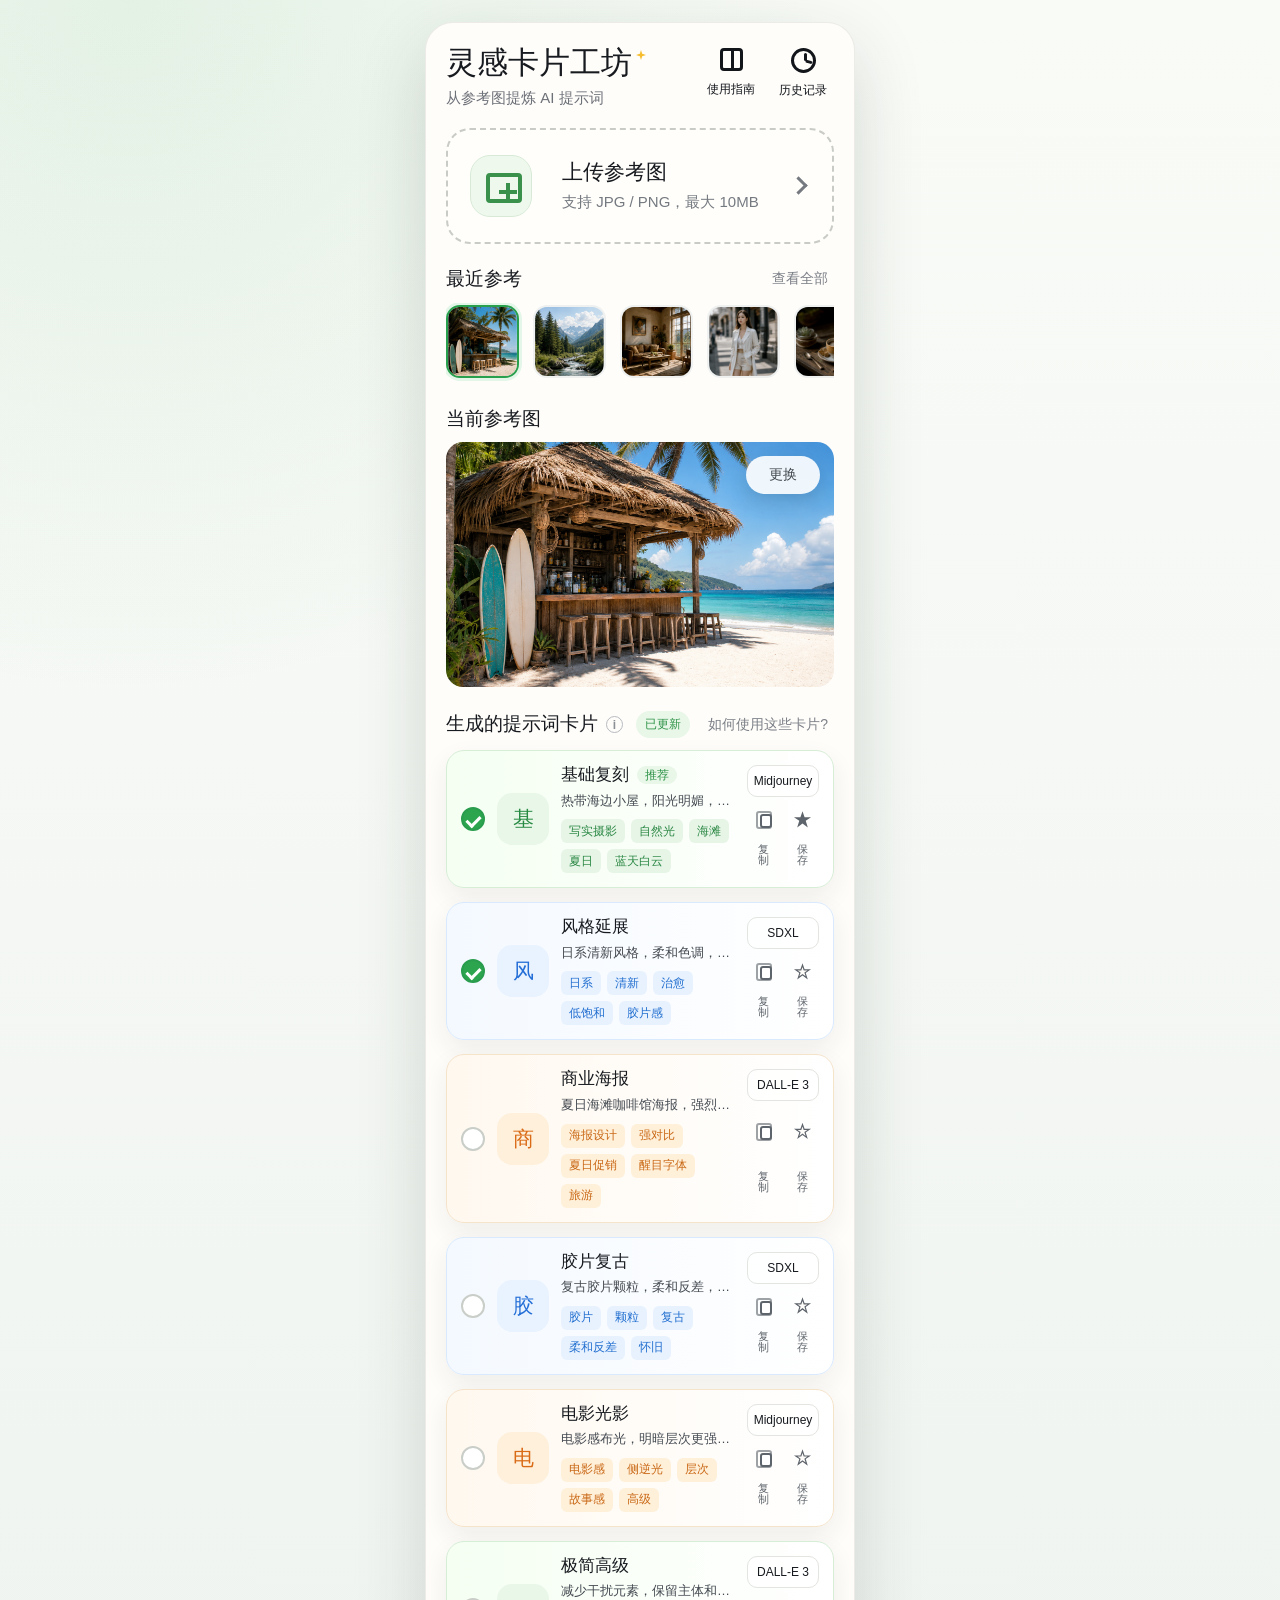
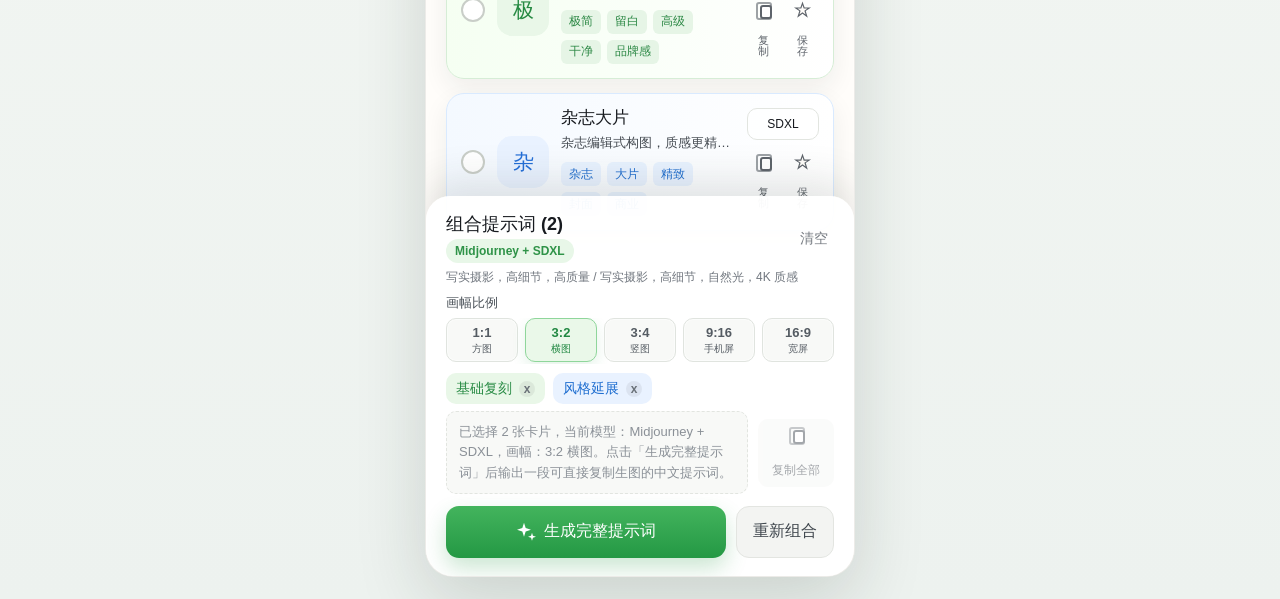
<file: index.html>
<!doctype html>
<html lang="en">
  <head>
    <meta charset="UTF-8" />
    <meta name="viewport" content="width=device-width, initial-scale=1.0" />
    <title>灵感卡片工坊</title>
    <script type="module" crossorigin src="./assets/index-DZ1Tg1NJ.js"></script>
    <link rel="stylesheet" crossorigin href="./assets/index-BZkki-k-.css">
  </head>
  <body>
    <div id="root"></div>
  </body>
</html>
</file>
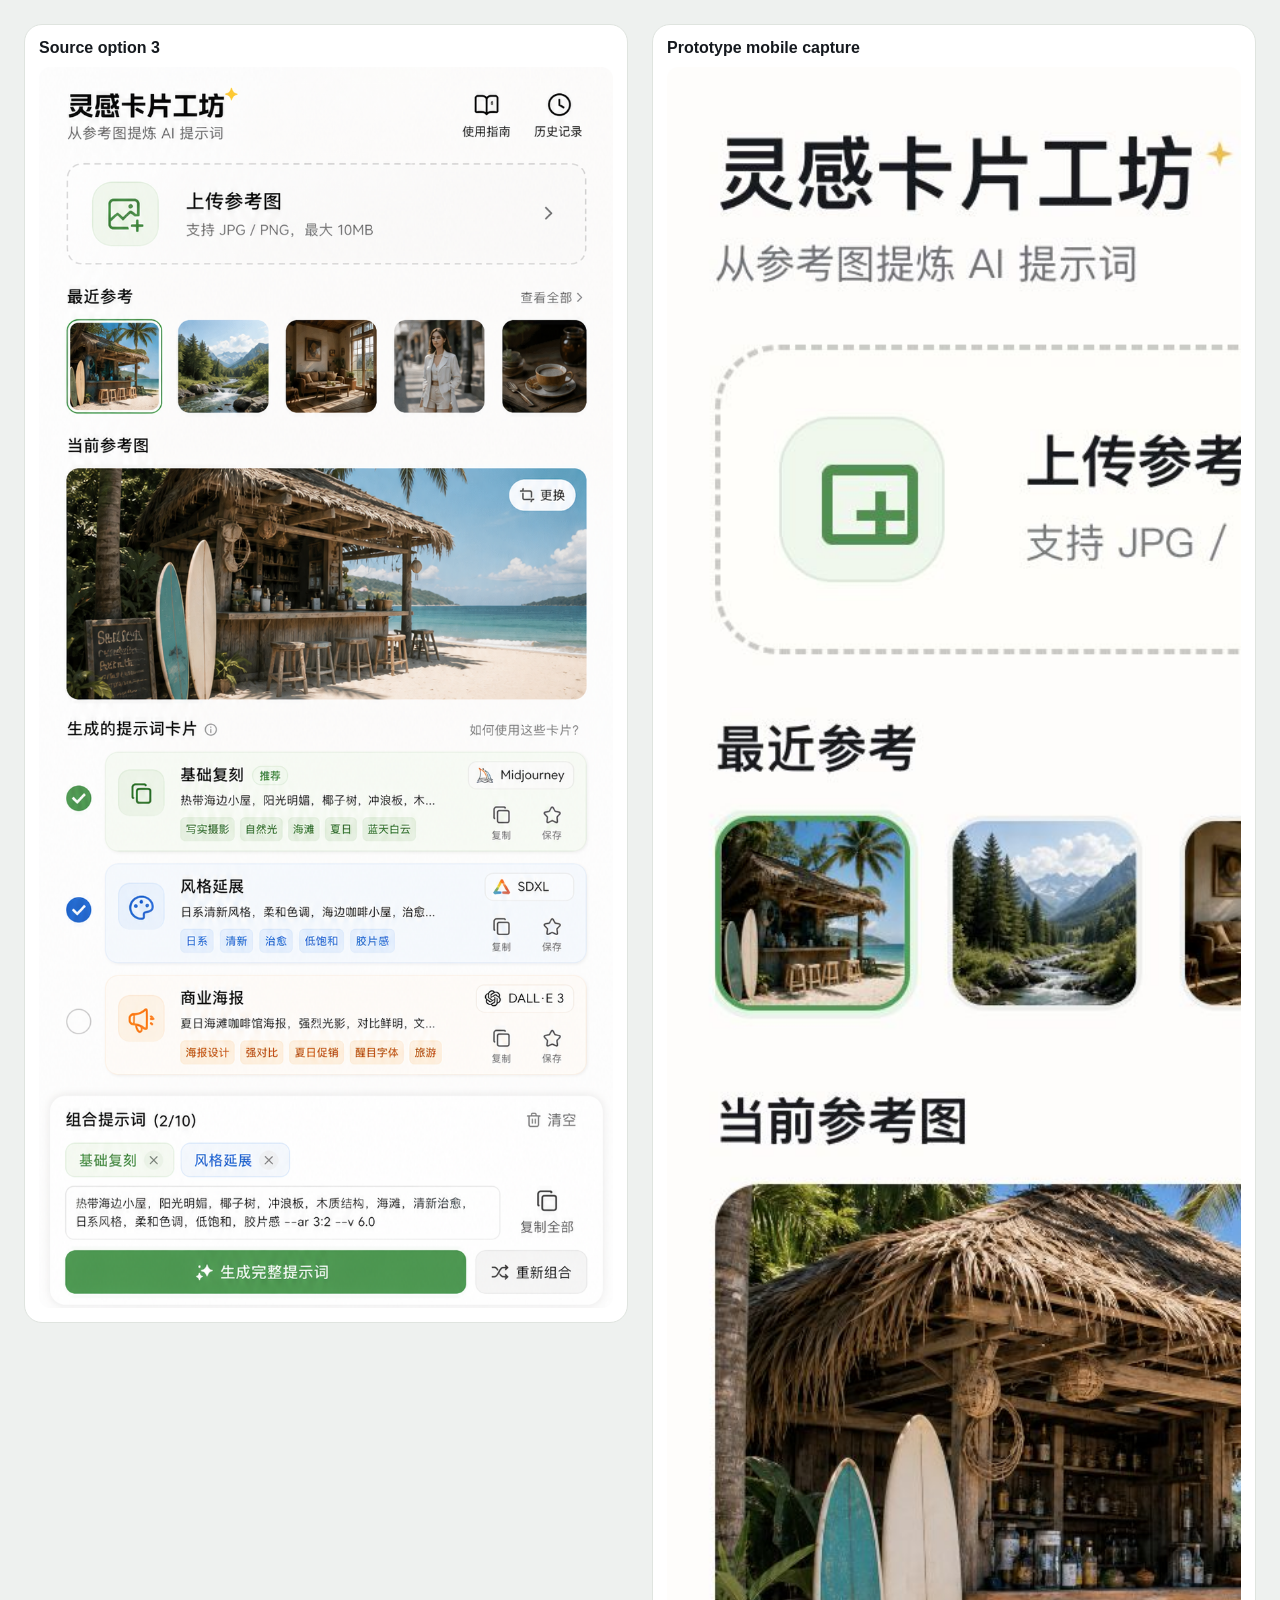
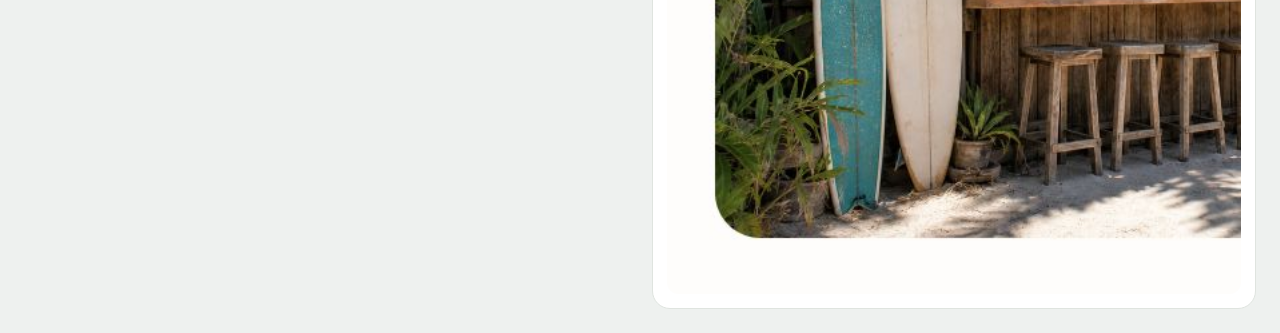
<file: qa/compare.html>
<!doctype html>
<html lang="zh-CN">
  <head>
    <meta charset="utf-8" />
    <meta name="viewport" content="width=device-width, initial-scale=1" />
    <title>Design QA Comparison</title>
    <style>
      :root {
        font-family: Inter, "PingFang SC", Arial, sans-serif;
        background: #eef1ef;
        color: #15191e;
      }

      body {
        margin: 0;
        padding: 24px;
      }

      main {
        display: grid;
        grid-template-columns: repeat(2, minmax(0, 1fr));
        gap: 24px;
        align-items: start;
      }

      figure {
        margin: 0;
        padding: 14px;
        background: #fff;
        border: 1px solid #dfe4df;
        border-radius: 18px;
      }

      figcaption {
        margin-bottom: 10px;
        font-size: 16px;
        font-weight: 800;
      }

      img {
        display: block;
        width: 100%;
        height: auto;
        border-radius: 12px;
      }
    </style>
  </head>
  <body>
    <main>
      <figure>
        <figcaption>Source option 3</figcaption>
        <img src="/assets/source-option-3.png" alt="Source option 3" />
      </figure>
      <figure>
        <figcaption>Prototype mobile capture</figcaption>
        <img src="/assets/prototype-mobile.png" alt="Prototype mobile capture" />
      </figure>
    </main>
  </body>
</html>
</file>
<file: assets/index-BZkki-k-.css>
:root{font-family:Inter,SF Pro Display,PingFang SC,Microsoft YaHei,Arial,sans-serif;color:#171a1f;background:#eef2ef;font-synthesis:none;text-rendering:optimizeLegibility}*{box-sizing:border-box}body{margin:0;min-width:320px;min-height:100vh;-webkit-font-smoothing:antialiased}button{border:0;color:inherit;font:inherit;cursor:pointer}img{display:block}.app-shell{min-height:100vh;display:flex;justify-content:center;background:radial-gradient(circle at 10% 0%,rgba(82,173,103,.13),transparent 28%),linear-gradient(180deg,#f9fbf7,#edf2ef);padding:22px}.phone-frame{width:min(100%,430px);min-height:920px;position:relative;overflow:hidden;border:1px solid rgba(23,26,31,.08);border-radius:28px;background:#fffdfa;box-shadow:0 24px 70px #162e2029;padding:24px 20px 345px}.topbar{display:flex;align-items:flex-start;justify-content:space-between;gap:18px;margin-bottom:20px}.topbar h1{margin:0;font-size:31px;line-height:1.05;font-weight:860;letter-spacing:0}.topbar h1:after{content:"";display:inline-block;width:10px;height:10px;margin-left:4px;background:#f6bd2f;clip-path:polygon(50% 0,62% 38%,100% 50%,62% 62%,50% 100%,38% 62%,0 50%,38% 38%);transform:translateY(-13px)}.topbar p{margin:8px 0 0;color:#6d7178;font-size:15px;line-height:1.35}.topbar nav{display:flex;gap:10px;flex:0 0 auto}.icon-action{width:62px;min-height:58px;display:grid;justify-items:center;gap:4px;background:transparent;color:#12161b;font-size:12px;line-height:1.15;white-space:nowrap}.icon-action:hover,.icon-action:focus-visible{color:#259245;outline:none}.book-glyph,.clock-glyph,.upload-mark,.glyph,.chevron{display:inline-block;position:relative;flex:0 0 auto}.book-glyph{width:23px;height:23px;border:3px solid currentColor;border-radius:4px}.book-glyph:before{content:"";position:absolute;top:-3px;bottom:-3px;left:8px;border-left:3px solid currentColor}.clock-glyph{width:25px;height:25px;border:3px solid currentColor;border-radius:50%}.clock-glyph:before,.clock-glyph:after{content:"";position:absolute;left:10px;bottom:9px;width:3px;background:currentColor;border-radius:5px;transform-origin:bottom center}.clock-glyph:before{height:8px}.clock-glyph:after{height:7px;transform:rotate(105deg)}.upload-drop{width:100%;min-height:116px;display:grid;grid-template-columns:74px 1fr 18px;align-items:center;gap:18px;padding:20px 22px;border:2px dashed #c8cbc6;border-radius:24px;background:#fffefa;text-align:left}.upload-drop:hover{border-color:#38a354;background:#f9fff7}.upload-mark{width:62px;height:62px;border-radius:20px;background:#eef8ec;border:1px solid #d8ead7}.upload-mark:before{content:"";position:absolute;left:15px;top:17px;width:28px;height:22px;border:4px solid #39914c;border-radius:4px}.upload-mark:after{content:"";position:absolute;right:14px;bottom:15px;width:18px;height:18px;background:linear-gradient(#39914c,#39914c) center / 4px 18px no-repeat,linear-gradient(#39914c,#39914c) center / 18px 4px no-repeat}.upload-drop strong{display:block;font-size:21px;line-height:1.2;font-weight:760}.upload-drop small{display:block;margin-top:8px;color:#757a81;font-size:15px;line-height:1.35}.chevron{width:13px;height:13px;border-top:3px solid #757a81;border-right:3px solid #757a81;transform:rotate(45deg)}.section-heading{display:flex;align-items:center;justify-content:space-between;gap:12px;margin:24px 0 12px}.section-heading h2{margin:0;display:flex;align-items:center;gap:8px;font-size:19px;line-height:1.2;font-weight:800}.section-heading h2 span{display:inline-grid;place-items:center;width:17px;height:17px;border-radius:50%;border:1px solid #b6babf;color:#8b9097;font-size:12px;font-weight:700}.section-heading button{flex:0 0 auto;background:transparent;color:#7a7f86;font-size:14px}.section-heading button:hover{color:#259245}.thumb-row{display:grid;grid-auto-flow:column;grid-auto-columns:73px;gap:14px;overflow-x:auto;padding:2px 0 6px;scrollbar-width:none}.thumb-row::-webkit-scrollbar{display:none}.thumb{width:73px;height:73px;overflow:hidden;padding:0;border-radius:14px;background:#eef1f0;border:2px solid transparent}.thumb.active{border-color:#28a04e;box-shadow:0 0 0 3px #e4f6e8}.thumb img{width:100%;height:100%;object-fit:cover}.image-card{position:relative;height:245px;overflow:hidden;border-radius:17px;background:#edf1ee}.image-card img{width:100%;height:100%;object-fit:cover}.image-card button{position:absolute;top:14px;right:14px;min-width:74px;min-height:38px;border-radius:19px;background:#ffffffe6;color:#444a50;font-size:14px;font-weight:700;box-shadow:0 8px 20px #0000001f}.image-status{position:absolute;left:14px;top:14px;min-height:34px;display:inline-flex;align-items:center;padding:7px 12px;border-radius:999px;background:#121814b8;color:#fff;font-size:13px;font-weight:800;-webkit-backdrop-filter:blur(10px);backdrop-filter:blur(10px)}.analysis-pill{flex:0 0 auto;min-height:26px;display:inline-flex;align-items:center;padding:5px 9px;border-radius:999px;color:#2f9348;background:#e8f7e8;font-size:12px;font-weight:800}.analysis-pill.loading{color:#946315;background:#fff2d9}.analysis-pill.locked{color:#8f5a18;background:#fff0da}.api-notice{display:grid;gap:4px;margin-top:10px;padding:12px;border:1px solid #f0dcc1;border-radius:14px;background:#fff8ef;color:#5e4730}.api-notice strong{font-size:14px;line-height:1.2;font-weight:850}.api-notice span{font-size:12px;line-height:1.55}.card-stack{display:grid;gap:14px}.prompt-card{position:relative;display:grid;grid-template-columns:24px 52px 1fr auto;gap:12px;align-items:center;min-height:116px;padding:14px;border:1px solid #e8ebe7;border-radius:18px;background:#fff;box-shadow:0 10px 26px #232b2612}.prompt-card.selected.green,.prompt-card.green{border-color:#d6edd6;background:linear-gradient(90deg,#f5fff2,#fff)}.prompt-card.selected.blue,.prompt-card.blue{border-color:#d9eaff;background:linear-gradient(90deg,#f4f9ff,#fff)}.prompt-card.selected.orange,.prompt-card.orange{border-color:#f5e3ca;background:linear-gradient(90deg,#fff8ef,#fff)}.select-dot{width:24px;height:24px;padding:0;border:2px solid #c9cec8;border-radius:50%;background:#fff}.prompt-card.selected .select-dot{border-color:#299d4d;background:#2da54f}.select-dot span{display:block;width:9px;height:14px;margin:2px 0 0 6px;border-right:3px solid #fff;border-bottom:3px solid #fff;transform:rotate(45deg);opacity:0}.prompt-card.selected .select-dot span{opacity:1}.card-icon{width:52px;height:52px;display:grid;place-items:center;border-radius:15px;font-size:21px;font-weight:850}.green .card-icon{color:#278a43;background:#e9f7e8}.blue .card-icon{color:#246fd7;background:#e9f2ff}.orange .card-icon{color:#da6b16;background:#fff0dc}.card-content{min-width:0}.card-title-row{display:flex;align-items:center;gap:8px;margin-bottom:6px}.card-title-row h3{margin:0;font-size:17px;line-height:1.15;font-weight:800}.card-title-row strong{padding:2px 8px;border-radius:999px;color:#2f9348;background:#e8f7e8;font-size:12px;line-height:1.2}.card-content p{margin:0;max-width:225px;color:#454b52;font-size:13px;line-height:1.5;white-space:nowrap;overflow:hidden;text-overflow:ellipsis}.tag-row{display:flex;flex-wrap:wrap;gap:6px;margin-top:9px}.tag-row span{min-height:24px;display:inline-flex;align-items:center;padding:3px 8px;border-radius:6px;font-size:12px;line-height:1.2;font-weight:650}.green .tag-row span{color:#2c8845;background:#e6f5e6}.blue .tag-row span{color:#226fcf;background:#e8f2ff}.orange .tag-row span{color:#c96815;background:#fff0da}.card-actions{align-self:stretch;display:grid;grid-template-columns:1fr 1fr;grid-template-rows:32px 1fr;gap:6px;width:72px}.engine-pill{grid-column:1 / -1;display:inline-flex;align-items:center;justify-content:center;min-height:32px;border:1px solid #e2e5e0;border-radius:10px;background:#ffffffc2;font-size:12px;white-space:nowrap}.card-actions button{display:grid;place-items:center;gap:3px;background:transparent;color:#5e646b;font-size:11px;line-height:1}.glyph{width:19px;height:19px;color:currentColor}.copy-glyph:before,.copy-glyph span{content:"";position:absolute;width:12px;height:14px;border:2px solid currentColor;border-radius:3px}.copy-glyph:before{left:2px;top:1px;opacity:.6}.copy-glyph span{right:1px;bottom:1px;background:#fff}.star-glyph{clip-path:polygon(50% 4%,61% 36%,95% 36%,67% 55%,78% 90%,50% 69%,22% 90%,33% 55%,5% 36%,39% 36%);background:currentColor}.star-glyph:after{content:"";position:absolute;top:4px;right:4px;bottom:4px;left:4px;clip-path:inherit;background:#fffdfa}.star-glyph.filled:after{display:none}.spark-glyph{width:20px;height:20px}.spark-glyph:before,.spark-glyph span{content:"";position:absolute;background:currentColor;clip-path:polygon(50% 0,62% 38%,100% 50%,62% 62%,50% 100%,38% 62%,0 50%,38% 38%)}.spark-glyph:before{top:1px;right:5px;bottom:5px;left:1px}.spark-glyph span{width:8px;height:8px;right:0;bottom:1px}.composer{position:absolute;left:0;right:0;bottom:0;padding:18px 20px;border-radius:24px 24px 0 0;background:#fffffff5;box-shadow:0 -14px 40px #242d2821}.composer-header{display:flex;align-items:center;justify-content:space-between;gap:12px;margin-bottom:6px}.composer-title{display:grid;gap:4px;min-width:0}.composer h2{margin:0;font-size:18px;line-height:1.2;font-weight:800}.composer-title span{width:fit-content;max-width:100%;min-height:24px;display:inline-flex;align-items:center;padding:4px 9px;border-radius:999px;color:#2f9348;background:#e8f7e8;font-size:12px;line-height:1.2;font-weight:800;white-space:nowrap;overflow:hidden;text-overflow:ellipsis}.composer-header button{background:transparent;color:#767b82;font-size:14px}.model-settings{margin-bottom:8px;color:#71777f;font-size:12px;line-height:1.45}.aspect-control{display:grid;gap:8px;margin-bottom:9px}.aspect-control>span{color:#4c535a;font-size:13px;line-height:1.2;font-weight:800}.aspect-options{display:grid;grid-auto-flow:column;grid-auto-columns:minmax(66px,1fr);gap:7px;overflow-x:auto;padding-bottom:2px;scrollbar-width:none}.aspect-options::-webkit-scrollbar{display:none}.aspect-options button{min-height:44px;display:grid;place-items:center;gap:2px;padding:6px 8px;border:1px solid #e0e4df;border-radius:10px;background:#f8f9f7;color:#555c63;box-shadow:inset 0 0 0 1px #ffffff80}.aspect-options button.active{border-color:#8fd69b;background:#eaf8e9;color:#218842;box-shadow:0 5px 14px #299d4d1f}.aspect-options strong{font-size:13px;line-height:1;font-weight:850}.aspect-options small{font-size:10px;line-height:1.1;font-weight:700;white-space:nowrap}.selected-chip-row{display:flex;gap:8px;min-height:34px;overflow-x:auto;padding-bottom:7px;scrollbar-width:none}.selected-chip-row::-webkit-scrollbar{display:none}.selected-chip{flex:0 0 auto;display:inline-flex;align-items:center;gap:7px;min-height:31px;padding:6px 10px;border-radius:10px;font-size:14px;font-weight:720}.selected-chip.green{color:#278a43;background:#e9f7e8}.selected-chip.blue{color:#1f6ed0;background:#e9f2ff}.selected-chip.orange{color:#cf6f19;background:#fff0da}.selected-chip span{width:16px;height:16px;display:grid;place-items:center;border-radius:50%;background:#0000000f;color:#697077;font-size:12px;line-height:1}.prompt-output{display:grid;grid-template-columns:1fr 76px;gap:10px;align-items:center;margin-bottom:12px}.prompt-output p{min-height:118px;max-height:172px;overflow:auto;margin:0;padding:10px 12px;border:1px solid #e2e5e0;border-radius:10px;color:#424850;background:#fff;font-size:13px;line-height:1.55;white-space:pre-wrap;user-select:text;-webkit-user-select:text}.prompt-output p.empty{min-height:68px;color:#8a9097;background:#f8f9f7;border-style:dashed}.prompt-output p.generated{color:#2d3630;border-color:#bde3c2;background:#fbfffa}.prompt-output button{min-height:118px;display:grid;place-items:center;gap:5px;border-radius:10px;background:#f7f8f6;color:#515860;font-size:12px}.prompt-output p.empty+button{min-height:68px}.prompt-output button:disabled{cursor:not-allowed;opacity:.52}.composer-actions{display:grid;grid-template-columns:1fr 98px;gap:10px}.primary-action,.secondary-action{min-height:52px;display:inline-flex;align-items:center;justify-content:center;gap:8px;border-radius:13px;font-size:16px;font-weight:800}.primary-action{color:#fff;background:linear-gradient(180deg,#43b45d,#249844);box-shadow:0 10px 22px #2498443d}.primary-action.loading{background:linear-gradient(180deg,#6fc680,#3ca65a)}.primary-action.locked{color:#80501b;background:linear-gradient(180deg,#ffe0b6,#f6c579);box-shadow:0 10px 22px #a1671f29}.primary-action:disabled,.primary-action[disabled]{cursor:not-allowed;background:#d9ddd7;box-shadow:none}.secondary-action{color:#41484f;background:#f3f4f2;border:1px solid #e3e5e1}.toast{position:fixed;left:50%;bottom:24px;z-index:30;transform:translate(-50%);max-width:min(360px,calc(100vw - 36px));padding:11px 16px;border-radius:999px;background:#1a1e22eb;color:#fff;font-size:14px;box-shadow:0 12px 30px #0003}.modal-backdrop{position:absolute;top:0;right:0;bottom:0;left:0;z-index:20;display:grid;place-items:end center;padding:20px;background:#10161257}.modal{width:100%;padding:20px;border-radius:20px;background:#fff;box-shadow:0 20px 55px #00000038}.modal h2{margin:0 0 10px;font-size:20px}.modal p{margin:0;color:#4d545b;font-size:15px;line-height:1.7}.modal button{width:100%;min-height:46px;margin-top:18px;border-radius:12px;background:#259245;color:#fff;font-weight:800}.visually-hidden{position:absolute;width:1px;height:1px;overflow:hidden;clip:rect(0 0 0 0);white-space:nowrap}@media(max-width:520px){.app-shell{padding:0;background:#fffdfa}.phone-frame{width:100%;min-height:100vh;border:0;border-radius:0;box-shadow:none;padding-inline:18px;padding-bottom:350px}.topbar h1{font-size:30px}}@media(max-width:390px){.phone-frame{padding:20px 14px 355px}.topbar{gap:8px}.topbar nav{gap:6px}.icon-action{width:55px;font-size:11px}.upload-drop{grid-template-columns:58px 1fr 14px;gap:13px;padding:16px}.upload-mark{width:54px;height:54px}.prompt-card{grid-template-columns:22px 46px 1fr}.card-actions{grid-column:3 / 4;width:100%;grid-template-columns:auto 56px 56px;grid-template-rows:30px;margin-top:4px}.engine-pill{grid-column:auto}.composer-actions{grid-template-columns:1fr}}
</file>
